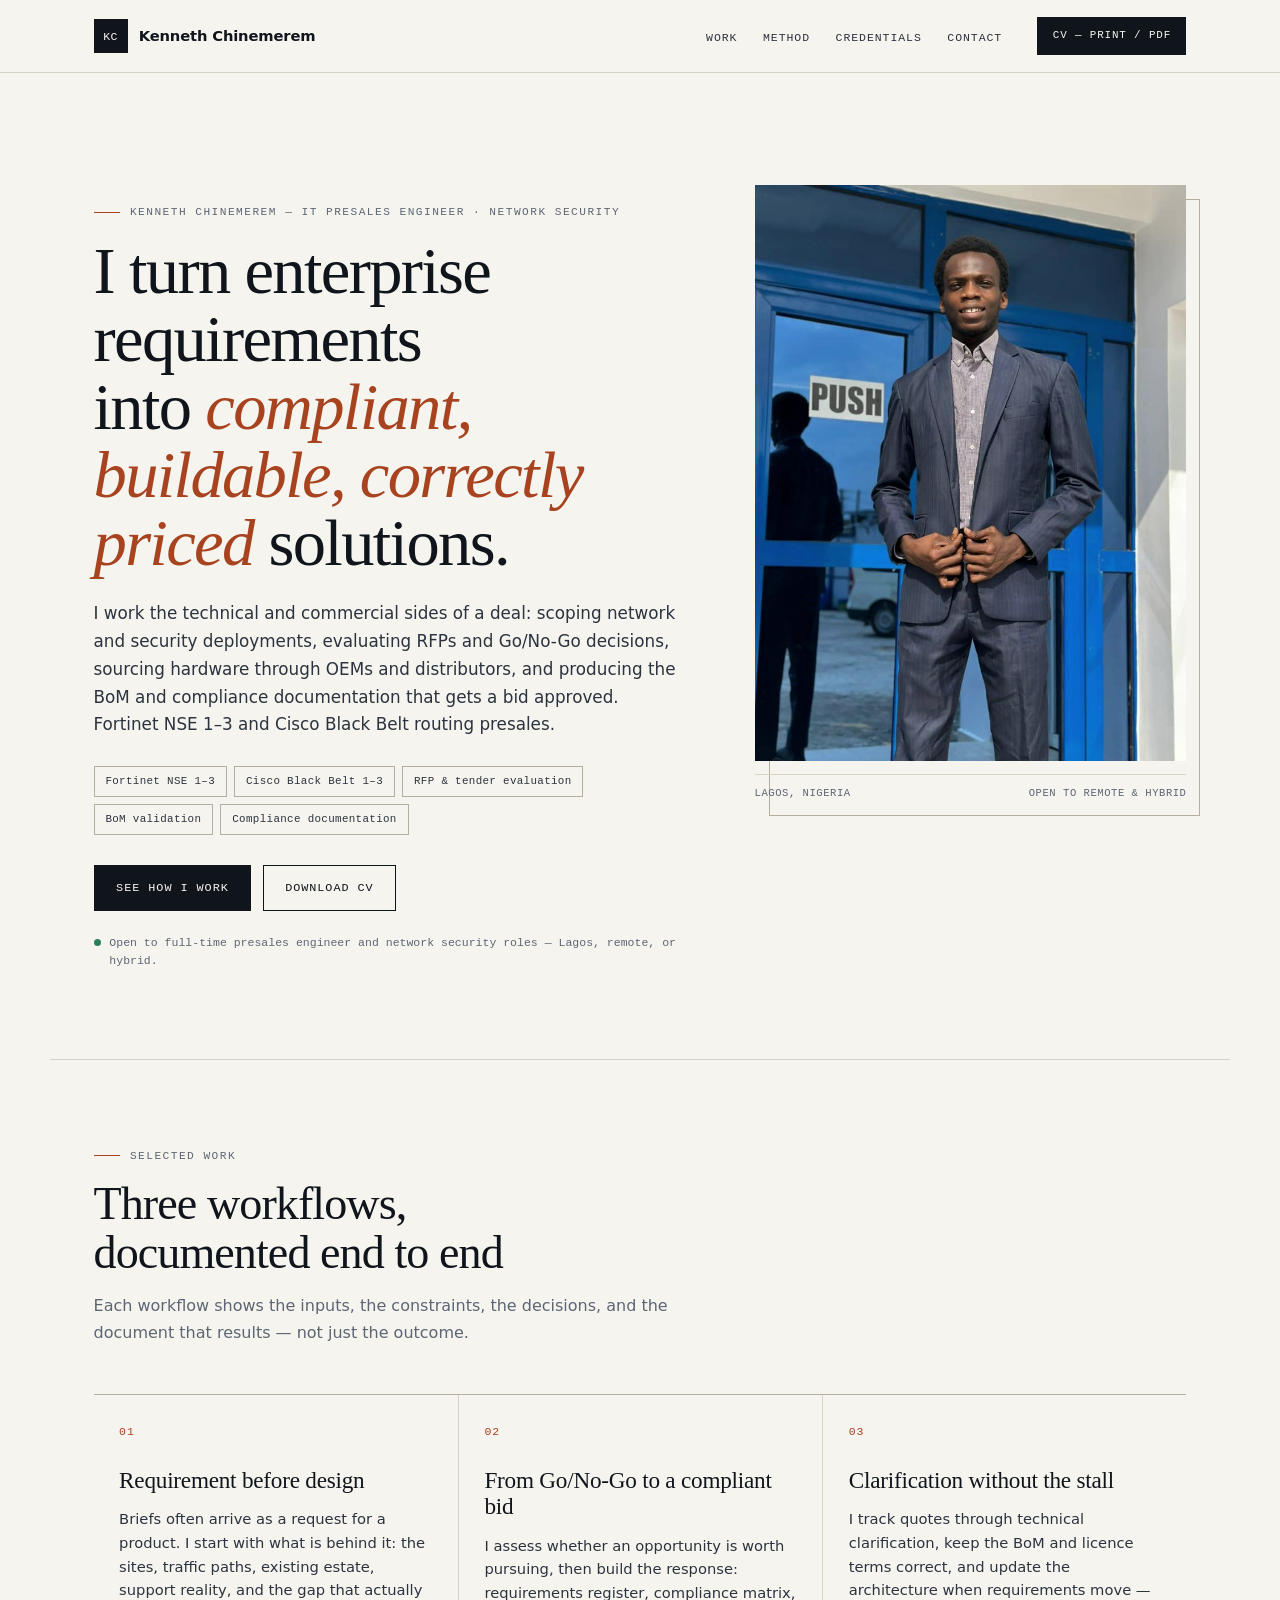
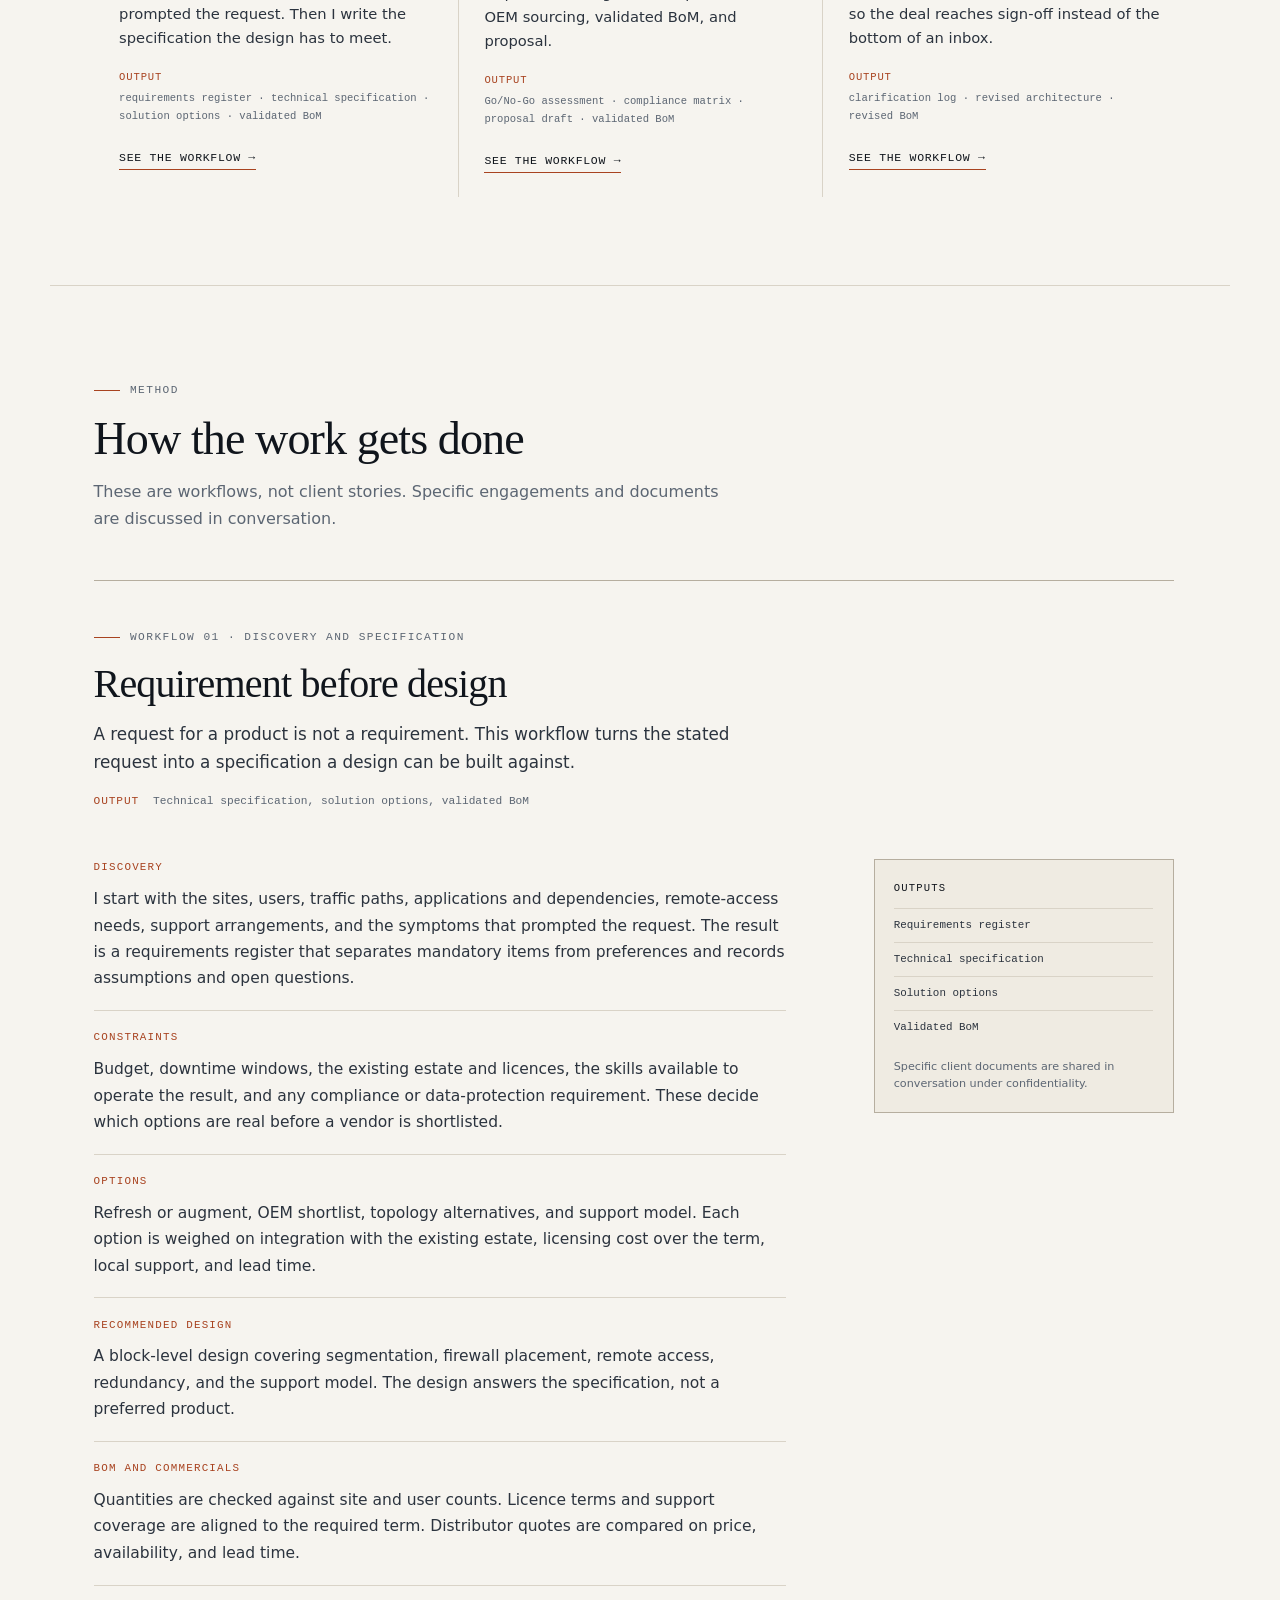
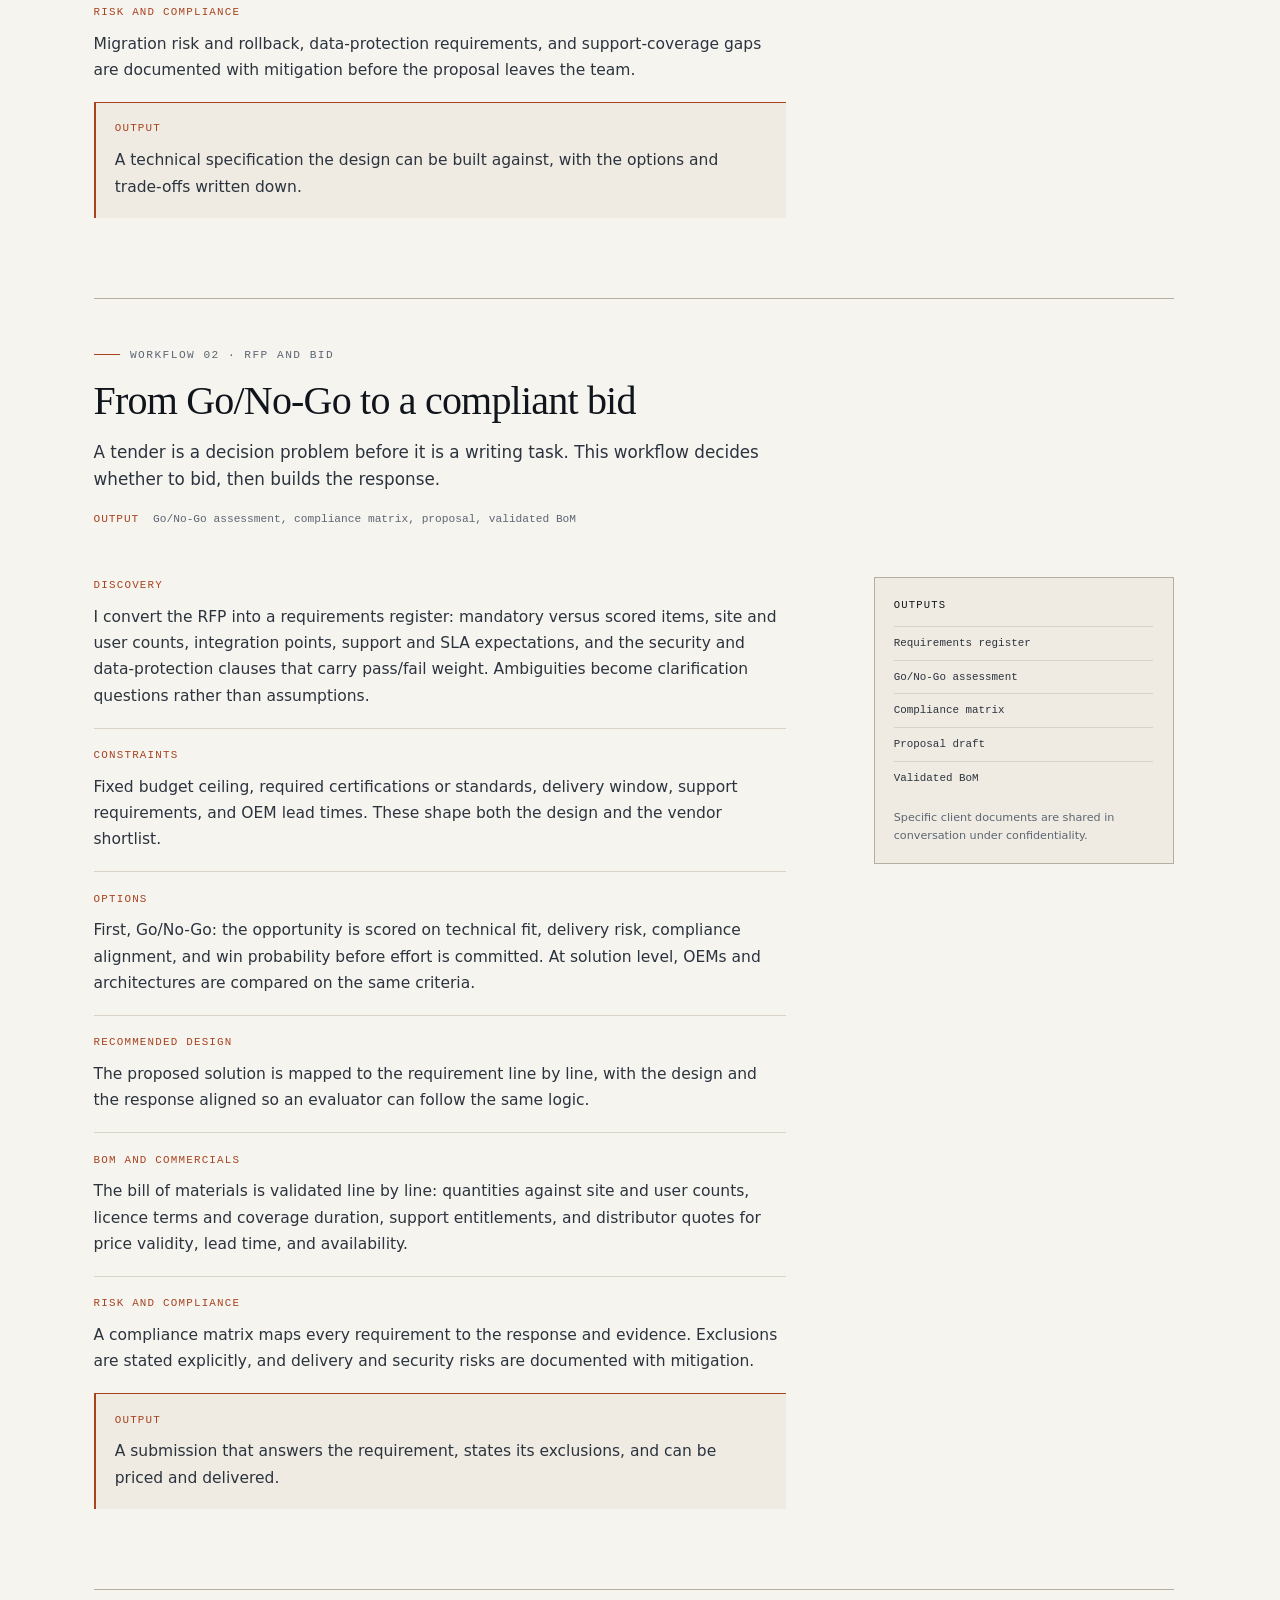
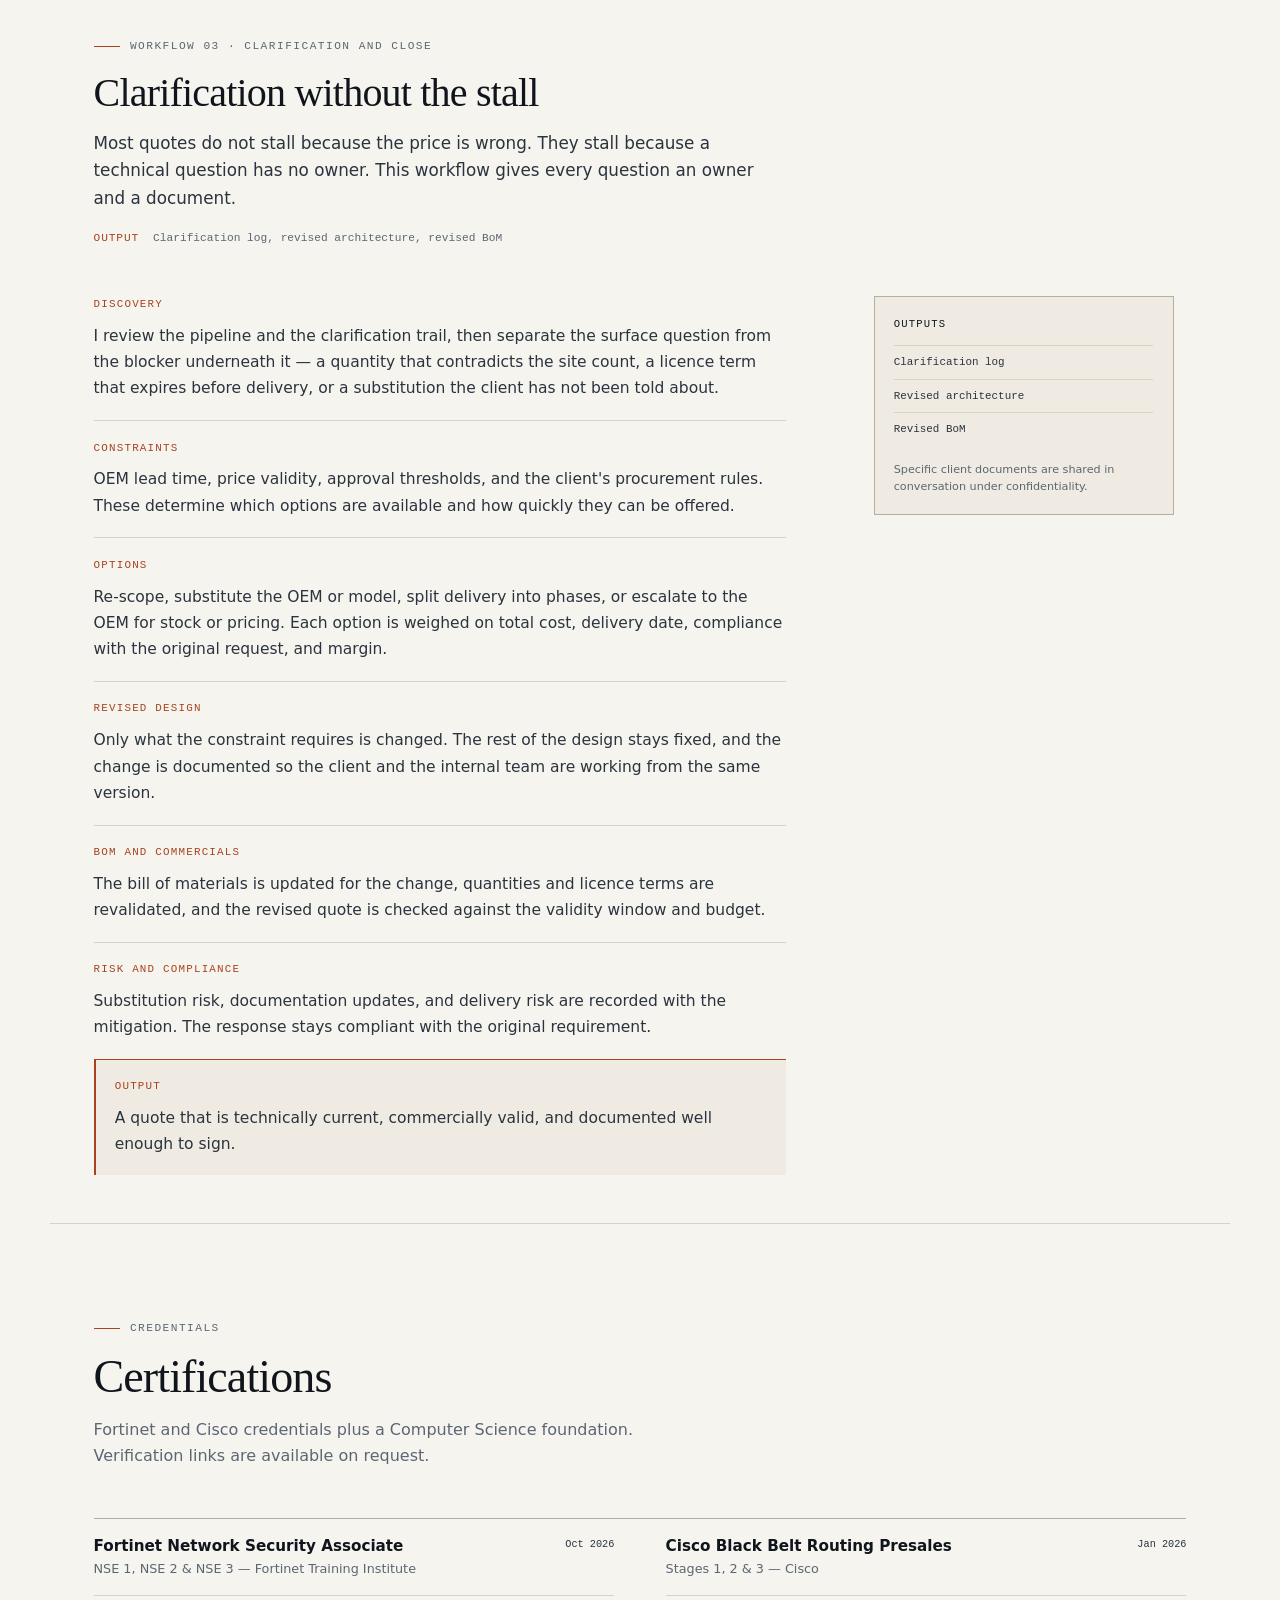
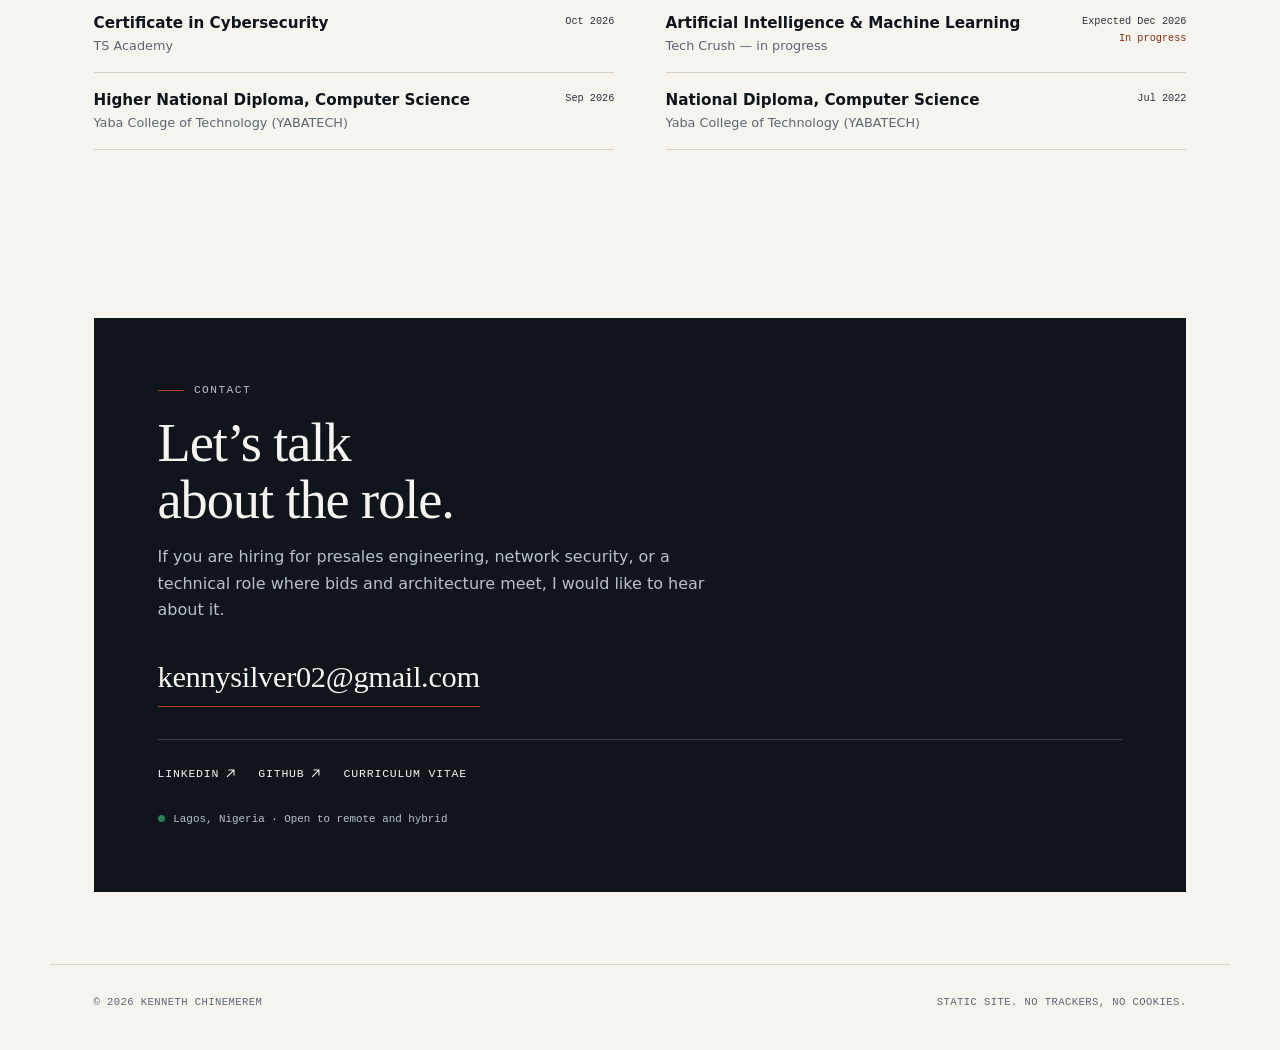
<file: index.html>
<!DOCTYPE html>
<html lang="en">
<head>
<meta charset="UTF-8">
<meta name="viewport" content="width=device-width, initial-scale=1.0">
<title>Kenneth Chinemerem — IT Presales Engineer | Network Security</title>
<meta name="description" content="Kenneth Chinemerem is an IT Presales Engineer with Fortinet NSE 1–3 and Cisco Black Belt routing presales, working on RFP evaluation, solution scoping, BoM validation, and compliance documentation for network and security deployments.">
<meta name="theme-color" content="#10151c">

<link rel="canonical" href="https://kennysilver02.github.io/Portfolio/">

<meta property="og:type" content="profile">
<meta property="og:title" content="Kenneth Chinemerem — IT Presales Engineer">
<meta property="og:description" content="Enterprise requirements into compliant, buildable, correctly priced network and security solutions.">
<meta property="og:url" content="https://kennysilver02.github.io/Portfolio/">
<meta property="og:image" content="https://kennysilver02.github.io/Portfolio/img/og.jpg">
<meta property="og:image:width" content="1200">
<meta property="og:image:height" content="630">
<meta name="twitter:card" content="summary_large_image">

<link rel="icon" href="img/favicon.svg" type="image/svg+xml">
<link rel="preload" as="image" href="img/kenneth-portrait.jpg">
<link rel="stylesheet" href="style.css">

<script type="application/ld+json">
{
  "@context": "https://schema.org",
  "@type": "Person",
  "name": "Kenneth Chinemerem",
  "jobTitle": "IT Presales Engineer",
  "description": "IT Presales Engineer specialising in network security solution scoping, RFP and bid evaluation, OEM sourcing, BoM validation, and compliance documentation.",
  "email": "mailto:kennysilver02@gmail.com",
  "url": "https://kennysilver02.github.io/Portfolio/",
  "image": "https://kennysilver02.github.io/Portfolio/img/kenneth-portrait.jpg",
  "address": {
    "@type": "PostalAddress",
    "addressLocality": "Lagos",
    "addressCountry": "NG"
  },
  "sameAs": [
    "https://linkedin.com/in/kenneth-chinemerem",
    "https://github.com/kennysilver02"
  ],
  "alumniOf": {
    "@type": "CollegeOrUniversity",
    "name": "Yaba College of Technology"
  },
  "knowsAbout": [
    "IT presales",
    "Network security",
    "RFP evaluation",
    "Bill of Materials validation",
    "Technical compliance documentation",
    "Fortinet security",
    "Enterprise routing and switching"
  ],
  "hasCredential": [
    { "@type": "EducationalOccupationalCredential", "name": "Fortinet Network Security Associate (NSE 1–3)", "credentialCategory": "certification" },
    { "@type": "EducationalOccupationalCredential", "name": "Cisco Black Belt Routing Presales (Stages 1–3)", "credentialCategory": "certification" }
  ]
}
</script>
</head>
<body>
<a class="skip-link" href="#main">Skip to content</a>

<header class="site-header">
  <div class="wrap header-inner">
    <a class="brand" href="#top">
      <span class="brand-mark" aria-hidden="true">KC</span>
      <span class="brand-name">Kenneth Chinemerem</span>
    </a>

    <button class="nav-toggle" type="button" aria-expanded="false" aria-controls="site-nav" aria-label="Open menu">
      <span class="nav-toggle-bar" aria-hidden="true"></span>
      <span class="nav-toggle-bar" aria-hidden="true"></span>
    </button>

    <nav id="site-nav" class="site-nav" aria-label="Primary">
      <ul>
        <li><a href="#work">Work</a></li>
        <li><a href="#method">Method</a></li>
        <li><a href="#credentials">Credentials</a></li>
        <li><a href="#contact">Contact</a></li>
      </ul>
      <a class="button button-small" href="cv.html">CV — print / PDF</a>
    </nav>
  </div>
</header>

<main id="main">

  <section class="hero wrap" id="top">
    <div class="hero-copy">
      <p class="eyebrow">Kenneth Chinemerem — IT Presales Engineer · Network Security</p>
      <h1>I turn enterprise requirements into <em>compliant, buildable, correctly priced</em> solutions.</h1>
      <p class="lede">
        I work the technical and commercial sides of a deal: scoping network and security
        deployments, evaluating RFPs and Go/No-Go decisions, sourcing hardware through OEMs
        and distributors, and producing the BoM and compliance documentation that gets a bid
        approved. Fortinet NSE 1–3 and Cisco Black Belt routing presales.
      </p>

      <ul class="chips">
        <li>Fortinet NSE 1–3</li>
        <li>Cisco Black Belt 1–3</li>
        <li>RFP &amp; tender evaluation</li>
        <li>BoM validation</li>
        <li>Compliance documentation</li>
      </ul>

      <div class="actions">
        <a class="button" href="#method">See how I work</a>
        <a class="button button-ghost" href="cv.html">Download CV</a>
      </div>

      <p class="availability">
        Open to full-time presales engineer and network security roles — Lagos, remote, or hybrid.
      </p>
    </div>

    <figure class="hero-portrait">
      <img src="img/kenneth-portrait.jpg" width="760" height="1013"
           alt="Kenneth Chinemerem, IT Presales Engineer, photographed in Lagos." fetchpriority="high">
      <figcaption>
        <span>Lagos, Nigeria</span>
        <span>Open to remote &amp; hybrid</span>
      </figcaption>
    </figure>
  </section>

  <section class="work wrap" id="work">
    <header class="section-head">
      <p class="eyebrow">Selected work</p>
      <h2>Three workflows, documented end to end</h2>
      <p class="section-sub">
        Each workflow shows the inputs, the constraints, the decisions, and the document
        that results — not just the outcome.
      </p>
    </header>

    <ol class="cards">
      <li class="card">
        <span class="card-num" aria-hidden="true">01</span>
        <h3>Requirement before design</h3>
        <p>
          Briefs often arrive as a request for a product. I start with what is behind it:
          the sites, traffic paths, existing estate, support reality, and the gap that
          actually prompted the request. Then I write the specification the design has to meet.
        </p>
        <p class="evidence-line">
          <span class="evidence-label">Output</span>
          requirements register · technical specification · solution options · validated BoM
        </p>
        <a class="card-link" href="#workflow-01">See the workflow</a>
      </li>

      <li class="card">
        <span class="card-num" aria-hidden="true">02</span>
        <h3>From Go/No-Go to a compliant bid</h3>
        <p>
          I assess whether an opportunity is worth pursuing, then build the response:
          requirements register, compliance matrix, OEM sourcing, validated BoM, and proposal.
        </p>
        <p class="evidence-line">
          <span class="evidence-label">Output</span>
          Go/No-Go assessment · compliance matrix · proposal draft · validated BoM
        </p>
        <a class="card-link" href="#workflow-02">See the workflow</a>
      </li>

      <li class="card">
        <span class="card-num" aria-hidden="true">03</span>
        <h3>Clarification without the stall</h3>
        <p>
          I track quotes through technical clarification, keep the BoM and licence terms
          correct, and update the architecture when requirements move — so the deal reaches
          sign-off instead of the bottom of an inbox.
        </p>
        <p class="evidence-line">
          <span class="evidence-label">Output</span>
          clarification log · revised architecture · revised BoM
        </p>
        <a class="card-link" href="#workflow-03">See the workflow</a>
      </li>
    </ol>
  </section>

  <section class="method wrap" id="method">
    <header class="section-head">
      <p class="eyebrow">Method</p>
      <h2>How the work gets done</h2>
      <p class="section-sub">
        These are workflows, not client stories. Specific engagements and documents are
        discussed in conversation.
      </p>
    </header>

    <article class="case" id="workflow-01">
      <header class="case-head">
        <p class="eyebrow">Workflow 01 · Discovery and specification</p>
        <h3>Requirement before design</h3>
        <p class="case-deck">
          A request for a product is not a requirement. This workflow turns the stated request
          into a specification a design can be built against.
        </p>
        <p class="case-output"><span>Output</span> Technical specification, solution options, validated BoM</p>
      </header>

      <div class="case-body">
        <div class="case-main">
          <section class="step">
            <h4>Discovery</h4>
            <p>
              I start with the sites, users, traffic paths, applications and dependencies,
              remote-access needs, support arrangements, and the symptoms that prompted the
              request. The result is a requirements register that separates mandatory items
              from preferences and records assumptions and open questions.
            </p>
          </section>

          <section class="step">
            <h4>Constraints</h4>
            <p>
              Budget, downtime windows, the existing estate and licences, the skills available
              to operate the result, and any compliance or data-protection requirement. These
              decide which options are real before a vendor is shortlisted.
            </p>
          </section>

          <section class="step">
            <h4>Options</h4>
            <p>
              Refresh or augment, OEM shortlist, topology alternatives, and support model.
              Each option is weighed on integration with the existing estate, licensing cost
              over the term, local support, and lead time.
            </p>
          </section>

          <section class="step">
            <h4>Recommended design</h4>
            <p>
              A block-level design covering segmentation, firewall placement, remote access,
              redundancy, and the support model. The design answers the specification, not a
              preferred product.
            </p>
          </section>

          <section class="step">
            <h4>BoM and commercials</h4>
            <p>
              Quantities are checked against site and user counts. Licence terms and support
              coverage are aligned to the required term. Distributor quotes are compared on
              price, availability, and lead time.
            </p>
          </section>

          <section class="step">
            <h4>Risk and compliance</h4>
            <p>
              Migration risk and rollback, data-protection requirements, and support-coverage
              gaps are documented with mitigation before the proposal leaves the team.
            </p>
          </section>

          <section class="step step-outcome">
            <h4>Output</h4>
            <p>
              A technical specification the design can be built against, with the options and
              trade-offs written down.
            </p>
          </section>
        </div>

        <aside class="case-evidence" aria-label="Outputs for workflow 01">
          <h4>Outputs</h4>
          <ul>
            <li>Requirements register</li>
            <li>Technical specification</li>
            <li>Solution options</li>
            <li>Validated BoM</li>
          </ul>
          <p class="note">Specific client documents are shared in conversation under confidentiality.</p>
        </aside>
      </div>
    </article>

    <article class="case" id="workflow-02">
      <header class="case-head">
        <p class="eyebrow">Workflow 02 · RFP and bid</p>
        <h3>From Go/No-Go to a compliant bid</h3>
        <p class="case-deck">
          A tender is a decision problem before it is a writing task. This workflow decides
          whether to bid, then builds the response.
        </p>
        <p class="case-output"><span>Output</span> Go/No-Go assessment, compliance matrix, proposal, validated BoM</p>
      </header>

      <div class="case-body">
        <div class="case-main">
          <section class="step">
            <h4>Discovery</h4>
            <p>
              I convert the RFP into a requirements register: mandatory versus scored items,
              site and user counts, integration points, support and SLA expectations, and the
              security and data-protection clauses that carry pass/fail weight. Ambiguities
              become clarification questions rather than assumptions.
            </p>
          </section>

          <section class="step">
            <h4>Constraints</h4>
            <p>
              Fixed budget ceiling, required certifications or standards, delivery window,
              support requirements, and OEM lead times. These shape both the design and the
              vendor shortlist.
            </p>
          </section>

          <section class="step">
            <h4>Options</h4>
            <p>
              First, Go/No-Go: the opportunity is scored on technical fit, delivery risk,
              compliance alignment, and win probability before effort is committed. At
              solution level, OEMs and architectures are compared on the same criteria.
            </p>
          </section>

          <section class="step">
            <h4>Recommended design</h4>
            <p>
              The proposed solution is mapped to the requirement line by line, with the design
              and the response aligned so an evaluator can follow the same logic.
            </p>
          </section>

          <section class="step">
            <h4>BoM and commercials</h4>
            <p>
              The bill of materials is validated line by line: quantities against site and
              user counts, licence terms and coverage duration, support entitlements, and
              distributor quotes for price validity, lead time, and availability.
            </p>
          </section>

          <section class="step">
            <h4>Risk and compliance</h4>
            <p>
              A compliance matrix maps every requirement to the response and evidence.
              Exclusions are stated explicitly, and delivery and security risks are documented
              with mitigation.
            </p>
          </section>

          <section class="step step-outcome">
            <h4>Output</h4>
            <p>
              A submission that answers the requirement, states its exclusions, and can be
              priced and delivered.
            </p>
          </section>
        </div>

        <aside class="case-evidence" aria-label="Outputs for workflow 02">
          <h4>Outputs</h4>
          <ul>
            <li>Requirements register</li>
            <li>Go/No-Go assessment</li>
            <li>Compliance matrix</li>
            <li>Proposal draft</li>
            <li>Validated BoM</li>
          </ul>
          <p class="note">Specific client documents are shared in conversation under confidentiality.</p>
        </aside>
      </div>
    </article>

    <article class="case" id="workflow-03">
      <header class="case-head">
        <p class="eyebrow">Workflow 03 · Clarification and close</p>
        <h3>Clarification without the stall</h3>
        <p class="case-deck">
          Most quotes do not stall because the price is wrong. They stall because a technical
          question has no owner. This workflow gives every question an owner and a document.
        </p>
        <p class="case-output"><span>Output</span> Clarification log, revised architecture, revised BoM</p>
      </header>

      <div class="case-body">
        <div class="case-main">
          <section class="step">
            <h4>Discovery</h4>
            <p>
              I review the pipeline and the clarification trail, then separate the surface
              question from the blocker underneath it — a quantity that contradicts the site
              count, a licence term that expires before delivery, or a substitution the client
              has not been told about.
            </p>
          </section>

          <section class="step">
            <h4>Constraints</h4>
            <p>
              OEM lead time, price validity, approval thresholds, and the client's procurement
              rules. These determine which options are available and how quickly they can be
              offered.
            </p>
          </section>

          <section class="step">
            <h4>Options</h4>
            <p>
              Re-scope, substitute the OEM or model, split delivery into phases, or escalate
              to the OEM for stock or pricing. Each option is weighed on total cost, delivery
              date, compliance with the original request, and margin.
            </p>
          </section>

          <section class="step">
            <h4>Revised design</h4>
            <p>
              Only what the constraint requires is changed. The rest of the design stays
              fixed, and the change is documented so the client and the internal team are
              working from the same version.
            </p>
          </section>

          <section class="step">
            <h4>BoM and commercials</h4>
            <p>
              The bill of materials is updated for the change, quantities and licence terms
              are revalidated, and the revised quote is checked against the validity window
              and budget.
            </p>
          </section>

          <section class="step">
            <h4>Risk and compliance</h4>
            <p>
              Substitution risk, documentation updates, and delivery risk are recorded with
              the mitigation. The response stays compliant with the original requirement.
            </p>
          </section>

          <section class="step step-outcome">
            <h4>Output</h4>
            <p>
              A quote that is technically current, commercially valid, and documented well
              enough to sign.
            </p>
          </section>
        </div>

        <aside class="case-evidence" aria-label="Outputs for workflow 03">
          <h4>Outputs</h4>
          <ul>
            <li>Clarification log</li>
            <li>Revised architecture</li>
            <li>Revised BoM</li>
          </ul>
          <p class="note">Specific client documents are shared in conversation under confidentiality.</p>
        </aside>
      </div>
    </article>
  </section>

  <section class="credentials wrap" id="credentials">
    <header class="section-head">
      <p class="eyebrow">Credentials</p>
      <h2>Certifications</h2>
      <p class="section-sub">
        Fortinet and Cisco credentials plus a Computer Science foundation. Verification links
        are available on request.
      </p>
    </header>

    <ul class="cred-list">
      <li>
        <div class="cred-main">
          <strong>Fortinet Network Security Associate</strong>
          <span>NSE 1, NSE 2 &amp; NSE 3 — Fortinet Training Institute</span>
        </div>
        <div class="cred-side">
          <span class="cred-date">Oct 2026</span>
        </div>
      </li>
      <li>
        <div class="cred-main">
          <strong>Cisco Black Belt Routing Presales</strong>
          <span>Stages 1, 2 &amp; 3 — Cisco</span>
        </div>
        <div class="cred-side">
          <span class="cred-date">Jan 2026</span>
        </div>
      </li>
      <li>
        <div class="cred-main">
          <strong>Certificate in Cybersecurity</strong>
          <span>TS Academy</span>
        </div>
        <div class="cred-side">
          <span class="cred-date">Oct 2026</span>
        </div>
      </li>
      <li>
        <div class="cred-main">
          <strong>Artificial Intelligence &amp; Machine Learning</strong>
          <span>Tech Crush — in progress</span>
        </div>
        <div class="cred-side">
          <span class="cred-date">Expected Dec 2026</span>
          <span class="cred-status">In progress</span>
        </div>
      </li>
      <li>
        <div class="cred-main">
          <strong>Higher National Diploma, Computer Science</strong>
          <span>Yaba College of Technology (YABATECH)</span>
        </div>
        <div class="cred-side">
          <span class="cred-date">Sep 2026</span>
        </div>
      </li>
      <li>
        <div class="cred-main">
          <strong>National Diploma, Computer Science</strong>
          <span>Yaba College of Technology (YABATECH)</span>
        </div>
        <div class="cred-side">
          <span class="cred-date">Jul 2022</span>
        </div>
      </li>
    </ul>
  </section>

  <section class="contact wrap" id="contact">
    <div class="contact-inner">
      <p class="eyebrow">Contact</p>
      <h2>Let’s talk about the role.</h2>
      <p class="contact-lede">
        If you are hiring for presales engineering, network security, or a technical role where
        bids and architecture meet, I would like to hear about it.
      </p>
      <a class="contact-mail" href="mailto:kennysilver02@gmail.com">kennysilver02@gmail.com</a>
      <ul class="contact-links">
        <li><a href="https://linkedin.com/in/kenneth-chinemerem" target="_blank" rel="noopener noreferrer">LinkedIn<svg class="ext" viewBox="0 0 16 16" aria-hidden="true"><path d="M5 3h8v8M13 3 3 13" fill="none" stroke="currentColor" stroke-width="1.5"/></svg></a></li>
        <li><a href="https://github.com/kennysilver02" target="_blank" rel="noopener noreferrer">GitHub<svg class="ext" viewBox="0 0 16 16" aria-hidden="true"><path d="M5 3h8v8M13 3 3 13" fill="none" stroke="currentColor" stroke-width="1.5"/></svg></a></li>
        <li><a href="cv.html">Curriculum vitae</a></li>
      </ul>
      <p class="availability">Lagos, Nigeria · Open to remote and hybrid</p>
    </div>
  </section>

</main>

<footer class="site-footer wrap">
  <p>© 2026 Kenneth Chinemerem</p>
  <p>Static site. No trackers, no cookies.</p>
</footer>

<script src="script.js" defer></script>
</body>
</html>
</file>
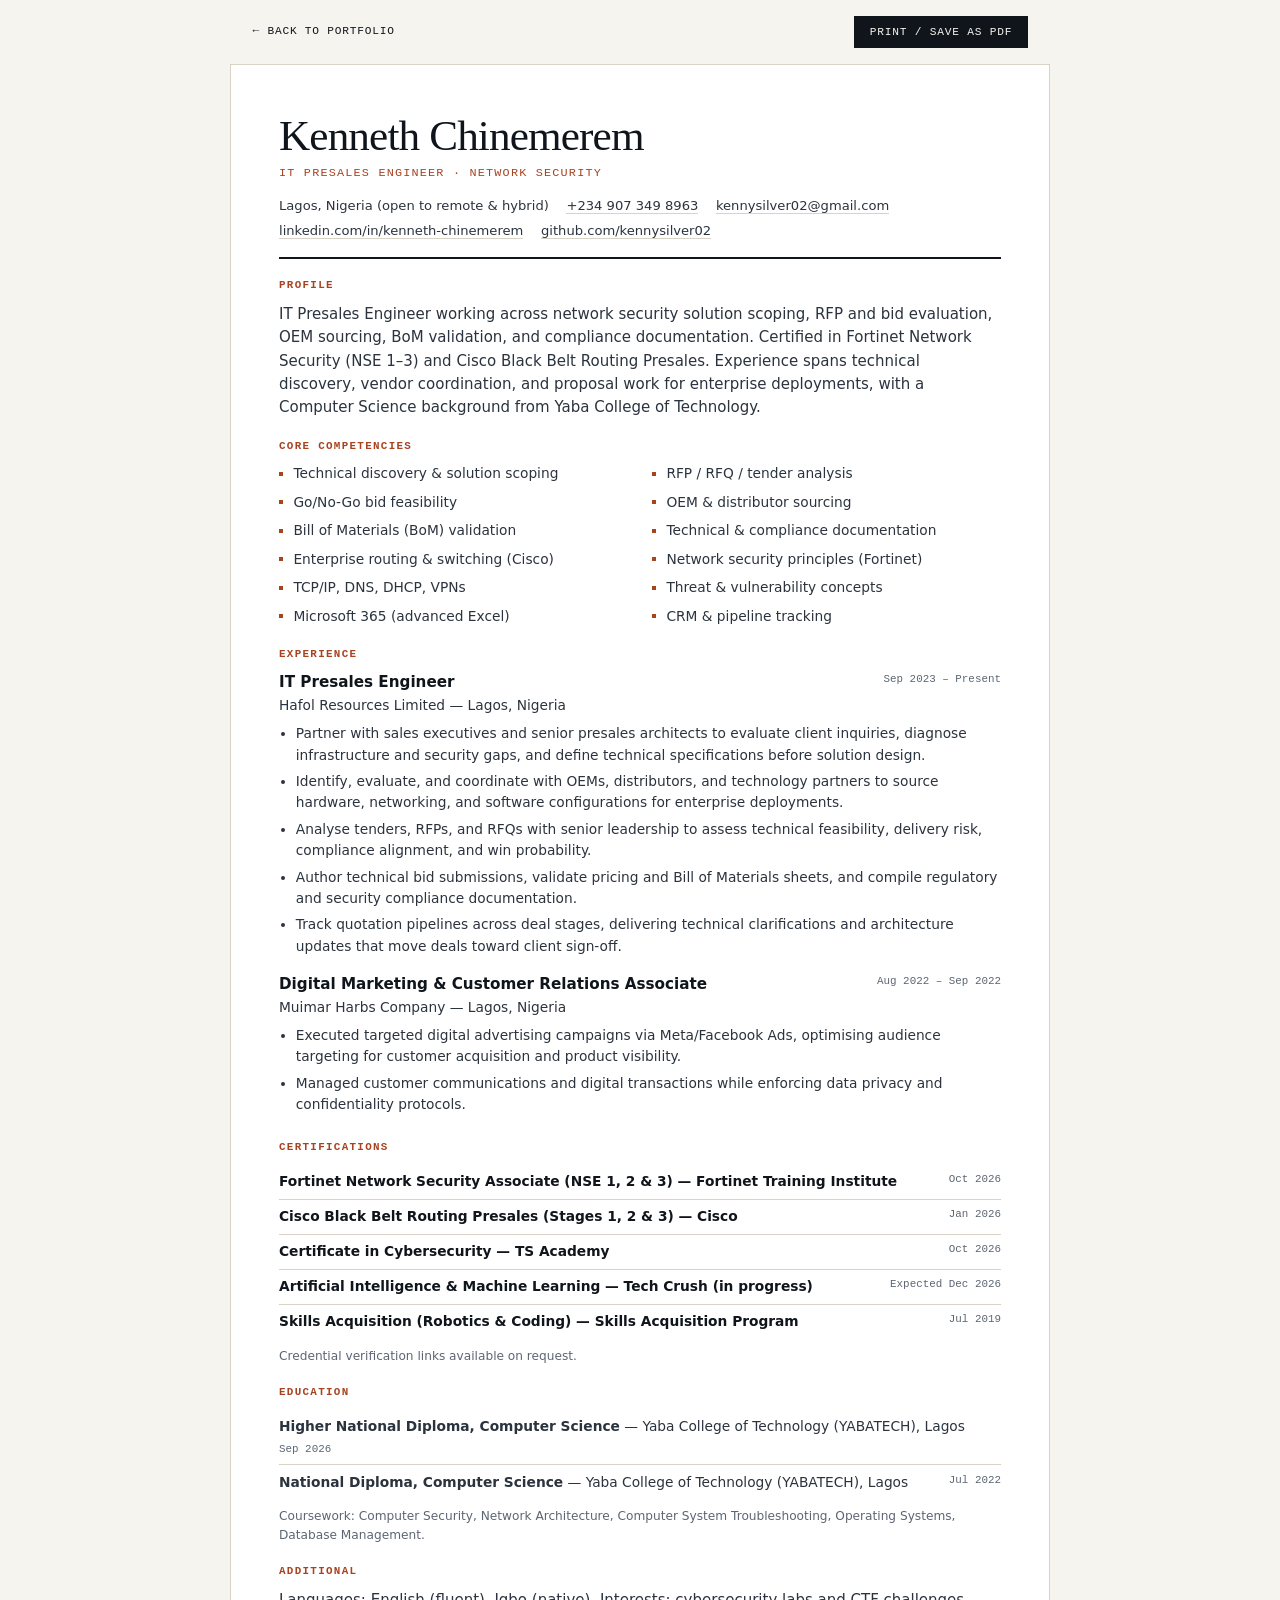
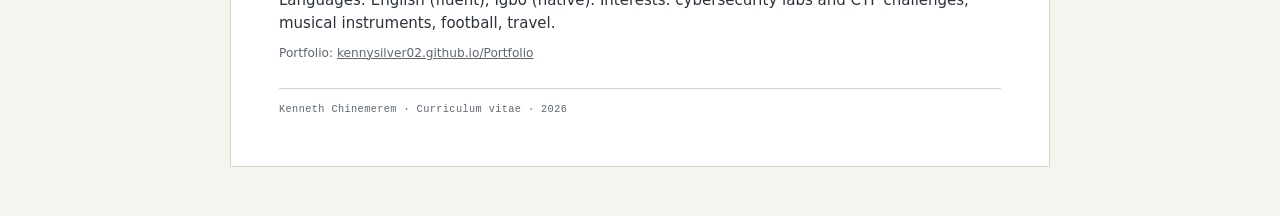
<file: cv.html>
<!DOCTYPE html>
<html lang="en">
<head>
<meta charset="UTF-8">
<meta name="viewport" content="width=device-width, initial-scale=1.0">
<title>Kenneth Chinemerem — Curriculum Vitae</title>
<meta name="description" content="Curriculum vitae for Kenneth Chinemerem, IT Presales Engineer and network security specialist.">
<meta name="robots" content="index, follow">
<link rel="icon" href="img/favicon.svg" type="image/svg+xml">
<style>
  :root {
    --ink: #10151c;
    --ink-2: #2b333e;
    --muted: #5c6673;
    --paper: #f6f4ef;
    --line: #d9d3c7;
    --accent: #a84320;
    --serif: "Iowan Old Style", "Palatino Linotype", Palatino, Georgia, "Times New Roman", serif;
    --sans: ui-sans-serif, system-ui, -apple-system, "Segoe UI", Roboto, "Helvetica Neue", Arial, sans-serif;
    --mono: ui-monospace, "SF Mono", "Cascadia Mono", "Segoe UI Mono", Menlo, Consolas, monospace;
  }

  * { box-sizing: border-box; }

  html { -webkit-text-size-adjust: 100%; }

  body {
    margin: 0;
    background: var(--paper);
    color: var(--ink);
    font-family: var(--sans);
    font-size: 15px;
    line-height: 1.55;
  }

  a { color: inherit; }

  h1, h2, h3, p, ul, dl, dd { margin: 0; }
  ul { padding: 0; }

  .toolbar {
    display: flex;
    justify-content: space-between;
    align-items: center;
    gap: 1rem;
    max-width: 820px;
    margin: 0 auto;
    padding: 1rem 1.4rem;
  }

  .toolbar a,
  .toolbar button {
    font-family: var(--mono);
    font-size: 0.7rem;
    letter-spacing: 0.07em;
    text-transform: uppercase;
    text-decoration: none;
  }

  .toolbar button {
    padding: 0.55rem 0.9rem;
    border: 1px solid var(--ink);
    background: var(--ink);
    color: var(--paper);
    cursor: pointer;
  }

  .toolbar button:hover { background: var(--accent); border-color: var(--accent); }

  .page {
    max-width: 820px;
    margin: 0 auto 3rem;
    padding: clamp(1.4rem, 4vw, 3rem);
    background: #fff;
    border: 1px solid var(--line);
  }

  header.cv-head {
    padding-bottom: 1rem;
    border-bottom: 2px solid var(--ink);
  }

  .cv-name {
    font-family: var(--serif);
    font-size: clamp(2rem, 5vw, 2.7rem);
    font-weight: 400;
    letter-spacing: -0.02em;
    line-height: 1.05;
  }

  .cv-role {
    margin-top: 0.35rem;
    font-family: var(--mono);
    font-size: 0.74rem;
    letter-spacing: 0.1em;
    text-transform: uppercase;
    color: var(--accent);
  }

  .cv-contact {
    display: flex;
    flex-wrap: wrap;
    gap: 0.25rem 1.1rem;
    margin-top: 0.9rem;
    padding: 0;
    list-style: none;
    color: var(--ink-2);
    font-size: 0.82rem;
  }

  .cv-contact a { text-decoration: none; border-bottom: 1px solid var(--line); }
  .cv-contact a:hover { border-color: var(--accent); }

  section.cv-section {
    padding-top: 1.15rem;
  }

  .cv-section h2 {
    margin-bottom: 0.55rem;
    color: var(--accent);
    font-family: var(--mono);
    font-size: 0.68rem;
    font-weight: 600;
    letter-spacing: 0.12em;
    text-transform: uppercase;
  }

  .summary { color: var(--ink-2); }

  .competencies {
    display: grid;
    grid-template-columns: repeat(2, minmax(0, 1fr));
    gap: 0.45rem 1.5rem;
    margin: 0;
    padding: 0;
    list-style: none;
    font-size: 0.86rem;
    color: var(--ink-2);
  }

  .competencies li { position: relative; padding-left: 0.9rem; }
  .competencies li::before {
    content: "";
    position: absolute;
    top: 0.62em;
    left: 0;
    width: 4px;
    height: 4px;
    background: var(--accent);
  }

  .job + .job { margin-top: 1rem; }

  .job-head {
    display: flex;
    flex-wrap: wrap;
    justify-content: space-between;
    gap: 0.2rem 1rem;
  }

  .job-title {
    font-size: 0.95rem;
    font-weight: 700;
  }

  .job-org {
    font-size: 0.86rem;
    color: var(--ink-2);
  }

  .job-date {
    font-family: var(--mono);
    font-size: 0.68rem;
    color: var(--muted);
    white-space: nowrap;
  }

  .job ul {
    margin-top: 0.45rem;
    padding-left: 1.05rem;
    color: var(--ink-2);
    font-size: 0.86rem;
  }

  .job li { margin-bottom: 0.32rem; }

  .cred-list, .edu-list {
    margin: 0;
    padding: 0;
    list-style: none;
  }

  .cred-list li, .edu-list li {
    display: flex;
    flex-wrap: wrap;
    justify-content: space-between;
    gap: 0.2rem 1rem;
    padding: 0.4rem 0;
    border-bottom: 1px solid var(--line);
    font-size: 0.86rem;
    color: var(--ink-2);
  }

  .cred-list li:last-child, .edu-list li:last-child { border-bottom: 0; }

  .cred-name { font-weight: 600; color: var(--ink); }

  .cred-date {
    font-family: var(--mono);
    font-size: 0.68rem;
    color: var(--muted);
    white-space: nowrap;
  }

  .muted-note {
    margin-top: 0.5rem;
    color: var(--muted);
    font-size: 0.76rem;
  }

  .cv-foot {
    margin-top: 1.6rem;
    padding-top: 0.8rem;
    border-top: 1px solid var(--line);
    color: var(--muted);
    font-family: var(--mono);
    font-size: 0.64rem;
    letter-spacing: 0.04em;
  }

  :focus-visible { outline: 2px solid #1d4ed8; outline-offset: 3px; }

  @media (max-width: 620px) {
    .competencies { grid-template-columns: 1fr; }
  }

  @page { size: A4; margin: 14mm; }

  @media print {
    body { background: #fff; font-size: 10pt; line-height: 1.4; }

    .toolbar { display: none !important; }

    .page {
      max-width: none;
      margin: 0;
      padding: 0;
      border: 0;
    }

    a { text-decoration: none; border: 0; }

    .cv-contact a { border: 0; }

    .job, .cred-list li, .edu-list li { break-inside: avoid; }

    a[href^="http"]::after {
      content: " (" attr(href) ")";
      font-size: 8pt;
      color: #444;
    }
  }
</style>
</head>
<body>

<div class="toolbar">
  <a href="index.html">← Back to portfolio</a>
  <button type="button" onclick="window.print()">Print / Save as PDF</button>
</div>

<main class="page">

  <header class="cv-head">
    <h1 class="cv-name">Kenneth Chinemerem</h1>
    <p class="cv-role">IT Presales Engineer · Network Security</p>
    <ul class="cv-contact">
      <li>Lagos, Nigeria (open to remote &amp; hybrid)</li>
      <li><a href="tel:+2349073498963">+234&nbsp;907&nbsp;349&nbsp;8963</a></li>
      <li><a href="mailto:kennysilver02@gmail.com">kennysilver02@gmail.com</a></li>
      <li><a href="https://linkedin.com/in/kenneth-chinemerem">linkedin.com/in/kenneth-chinemerem</a></li>
      <li><a href="https://github.com/kennysilver02">github.com/kennysilver02</a></li>
    </ul>
  </header>

  <section class="cv-section">
    <h2>Profile</h2>
    <p class="summary">
      IT Presales Engineer working across network security solution scoping, RFP and bid
      evaluation, OEM sourcing, BoM validation, and compliance documentation. Certified in
      Fortinet Network Security (NSE 1–3) and Cisco Black Belt Routing Presales. Experience
      spans technical discovery, vendor coordination, and proposal work for enterprise
      deployments, with a Computer Science background from Yaba College of Technology.
    </p>
  </section>

  <section class="cv-section">
    <h2>Core competencies</h2>
    <ul class="competencies">
      <li>Technical discovery &amp; solution scoping</li>
      <li>RFP / RFQ / tender analysis</li>
      <li>Go/No-Go bid feasibility</li>
      <li>OEM &amp; distributor sourcing</li>
      <li>Bill of Materials (BoM) validation</li>
      <li>Technical &amp; compliance documentation</li>
      <li>Enterprise routing &amp; switching (Cisco)</li>
      <li>Network security principles (Fortinet)</li>
      <li>TCP/IP, DNS, DHCP, VPNs</li>
      <li>Threat &amp; vulnerability concepts</li>
      <li>Microsoft 365 (advanced Excel)</li>
      <li>CRM &amp; pipeline tracking</li>
    </ul>
  </section>

  <section class="cv-section">
    <h2>Experience</h2>

    <article class="job">
      <div class="job-head">
        <div>
          <div class="job-title">IT Presales Engineer</div>
          <div class="job-org">Hafol Resources Limited — Lagos, Nigeria</div>
        </div>
        <div class="job-date">Sep 2023 – Present</div>
      </div>
      <ul>
        <li>Partner with sales executives and senior presales architects to evaluate client inquiries, diagnose infrastructure and security gaps, and define technical specifications before solution design.</li>
        <li>Identify, evaluate, and coordinate with OEMs, distributors, and technology partners to source hardware, networking, and software configurations for enterprise deployments.</li>
        <li>Analyse tenders, RFPs, and RFQs with senior leadership to assess technical feasibility, delivery risk, compliance alignment, and win probability.</li>
        <li>Author technical bid submissions, validate pricing and Bill of Materials sheets, and compile regulatory and security compliance documentation.</li>
        <li>Track quotation pipelines across deal stages, delivering technical clarifications and architecture updates that move deals toward client sign-off.</li>
      </ul>
    </article>

    <article class="job">
      <div class="job-head">
        <div>
          <div class="job-title">Digital Marketing &amp; Customer Relations Associate</div>
          <div class="job-org">Muimar Harbs Company — Lagos, Nigeria</div>
        </div>
        <div class="job-date">Aug 2022 – Sep 2022</div>
      </div>
      <ul>
        <li>Executed targeted digital advertising campaigns via Meta/Facebook Ads, optimising audience targeting for customer acquisition and product visibility.</li>
        <li>Managed customer communications and digital transactions while enforcing data privacy and confidentiality protocols.</li>
      </ul>
    </article>
  </section>

  <section class="cv-section">
    <h2>Certifications</h2>
    <ul class="cred-list">
      <li>
        <span class="cred-name">Fortinet Network Security Associate (NSE 1, 2 &amp; 3) — Fortinet Training Institute</span>
        <span class="cred-date">Oct 2026</span>
      </li>
      <li>
        <span class="cred-name">Cisco Black Belt Routing Presales (Stages 1, 2 &amp; 3) — Cisco</span>
        <span class="cred-date">Jan 2026</span>
      </li>
      <li>
        <span class="cred-name">Certificate in Cybersecurity — TS Academy</span>
        <span class="cred-date">Oct 2026</span>
      </li>
      <li>
        <span class="cred-name">Artificial Intelligence &amp; Machine Learning — Tech Crush (in progress)</span>
        <span class="cred-date">Expected Dec 2026</span>
      </li>
      <li>
        <span class="cred-name">Skills Acquisition (Robotics &amp; Coding) — Skills Acquisition Program</span>
        <span class="cred-date">Jul 2019</span>
      </li>
    </ul>
    <p class="muted-note">Credential verification links available on request.</p>
  </section>

  <section class="cv-section">
    <h2>Education</h2>
    <ul class="edu-list">
      <li>
        <span><strong>Higher National Diploma, Computer Science</strong> — Yaba College of Technology (YABATECH), Lagos</span>
        <span class="cred-date">Sep 2026</span>
      </li>
      <li>
        <span><strong>National Diploma, Computer Science</strong> — Yaba College of Technology (YABATECH), Lagos</span>
        <span class="cred-date">Jul 2022</span>
      </li>
    </ul>
    <p class="muted-note">Coursework: Computer Security, Network Architecture, Computer System Troubleshooting, Operating Systems, Database Management.</p>
  </section>

  <section class="cv-section">
    <h2>Additional</h2>
    <p class="summary">
      Languages: English (fluent), Igbo (native). Interests: cybersecurity labs and CTF
      challenges, musical instruments, football, travel.
    </p>
    <p class="muted-note">
      Portfolio: <a href="https://kennysilver02.github.io/Portfolio/">kennysilver02.github.io/Portfolio</a>
    </p>
  </section>

  <footer class="cv-foot">
    Kenneth Chinemerem · Curriculum vitae · 2026
  </footer>

</main>

</body>
</html>
</file>
<file: style.css>
/* ==========================================================================
   Kenneth Chinemerem — IT Presales Engineer
   Editorial profile site. No external fonts, frameworks, or icon libraries.
   ========================================================================== */

:root {
  --ink: #10151c;
  --ink-2: #2b333e;
  --muted: #5c6673;
  --muted-light: #b9c0c9;
  --paper: #f6f4ef;
  --paper-2: #efebe2;
  --line: #d9d3c7;
  --line-strong: #b6ae9f;
  --accent: #a84320;
  --accent-ink: #7c2f14;
  --focus: #1d4ed8;

  --serif: "Iowan Old Style", "Palatino Linotype", Palatino, Georgia, "Times New Roman", serif;
  --sans: ui-sans-serif, system-ui, -apple-system, "Segoe UI", Roboto, "Helvetica Neue", Arial, sans-serif;
  --mono: ui-monospace, "SF Mono", "Cascadia Mono", "Segoe UI Mono", Menlo, Consolas, monospace;

  --max: 1180px;
  --gutter: clamp(1.15rem, 3.4vw, 2.75rem);
  --header-h: 72px;
}

*,
*::before,
*::after { box-sizing: border-box; }

html {
  scroll-behavior: smooth;
  scroll-padding-top: calc(var(--header-h) + 16px);
  -webkit-text-size-adjust: 100%;
}

body {
  margin: 0;
  background: var(--paper);
  color: var(--ink);
  font-family: var(--sans);
  font-size: 1rem;
  line-height: 1.65;
  -webkit-font-smoothing: antialiased;
  text-rendering: optimizeLegibility;
}

img,
svg { display: block; max-width: 100%; }

img { height: auto; }

h1, h2, h3, h4, p, ul, ol, dl, dd, figure { margin: 0; }

ul, ol { padding: 0; }

a { color: inherit; }

::selection { background: var(--accent); color: var(--paper); }

:focus-visible {
  outline: 2px solid var(--focus);
  outline-offset: 3px;
  border-radius: 1px;
}

.wrap {
  width: 100%;
  max-width: var(--max);
  margin-inline: auto;
  padding-inline: var(--gutter);
}

.skip-link {
  position: absolute;
  top: -100px;
  left: var(--gutter);
  z-index: 100;
  padding: 0.7rem 1rem;
  background: var(--ink);
  color: var(--paper);
  font-family: var(--mono);
  font-size: 0.8rem;
  text-decoration: none;
}

.skip-link:focus { top: 12px; }

/* --------------------------------------------------------------------------
   Typography helpers
   -------------------------------------------------------------------------- */

.eyebrow {
  display: flex;
  align-items: center;
  flex-wrap: wrap;
  gap: 0.65rem;
  margin: 0 0 1rem;
  color: var(--muted);
  font-family: var(--mono);
  font-size: 0.7rem;
  font-weight: 500;
  letter-spacing: 0.13em;
  line-height: 1.5;
  text-transform: uppercase;
}

.eyebrow::before {
  content: "";
  flex: 0 0 26px;
  height: 1px;
  background: var(--accent);
}

.lede {
  max-width: 58ch;
  color: var(--ink-2);
  font-size: 1.05rem;
}

.section-head {
  max-width: 780px;
  margin-bottom: clamp(1.8rem, 4vw, 3rem);
}

.section-head h2 {
  max-width: 20ch;
  font-family: var(--serif);
  font-size: clamp(1.9rem, 3.6vw, 2.9rem);
  font-weight: 400;
  letter-spacing: -0.02em;
  line-height: 1.05;
  text-wrap: balance;
}

.section-sub {
  max-width: 62ch;
  margin-top: 1rem;
  color: var(--muted);
}

/* --------------------------------------------------------------------------
   Header
   -------------------------------------------------------------------------- */

.site-header {
  position: sticky;
  top: 0;
  z-index: 50;
  border-bottom: 1px solid var(--line);
  background: rgba(246, 244, 239, 0.94);
  backdrop-filter: blur(8px);
}

.header-inner {
  display: flex;
  align-items: center;
  justify-content: space-between;
  gap: 1.5rem;
  min-height: var(--header-h);
}

.brand {
  display: inline-flex;
  align-items: center;
  gap: 0.7rem;
  text-decoration: none;
}

.brand-mark {
  display: grid;
  place-items: center;
  width: 34px;
  height: 34px;
  background: var(--ink);
  color: var(--paper);
  font-family: var(--mono);
  font-size: 0.72rem;
  letter-spacing: 0.04em;
}

.brand-name {
  font-size: 0.92rem;
  font-weight: 600;
  letter-spacing: -0.01em;
}

.site-nav {
  display: flex;
  align-items: center;
  gap: 2.2rem;
}

.site-nav ul {
  display: flex;
  align-items: center;
  gap: 1.6rem;
  list-style: none;
}

.site-nav ul a {
  color: var(--ink-2);
  font-family: var(--mono);
  font-size: 0.72rem;
  letter-spacing: 0.08em;
  text-decoration: none;
  text-transform: uppercase;
}

.site-nav ul a:hover { color: var(--accent); }

.nav-toggle {
  display: none;
  flex-direction: column;
  justify-content: center;
  gap: 5px;
  width: 42px;
  height: 42px;
  padding: 0 11px;
  border: 1px solid var(--line-strong);
  background: transparent;
  cursor: pointer;
}

.nav-toggle-bar {
  display: block;
  width: 100%;
  height: 1.5px;
  background: var(--ink);
  transition: transform 180ms ease, opacity 180ms ease;
}

.nav-toggle[aria-expanded="true"] .nav-toggle-bar:first-child {
  transform: translateY(3.25px) rotate(45deg);
}

.nav-toggle[aria-expanded="true"] .nav-toggle-bar:last-child {
  transform: translateY(-3.25px) rotate(-45deg);
}

/* --------------------------------------------------------------------------
   Buttons
   -------------------------------------------------------------------------- */

.button {
  display: inline-flex;
  align-items: center;
  justify-content: center;
  min-height: 46px;
  padding: 0.75rem 1.35rem;
  border: 1px solid var(--ink);
  background: var(--ink);
  color: var(--paper);
  font-family: var(--mono);
  font-size: 0.74rem;
  letter-spacing: 0.08em;
  text-decoration: none;
  text-transform: uppercase;
  transition: background 160ms ease, color 160ms ease, border-color 160ms ease;
}

.button:hover {
  border-color: var(--accent);
  background: var(--accent);
  color: var(--paper);
}

.button-ghost {
  background: transparent;
  color: var(--ink);
}

.button-ghost:hover {
  border-color: var(--ink);
  background: var(--ink);
  color: var(--paper);
}

.button-small {
  min-height: 38px;
  padding: 0.5rem 0.9rem;
  font-size: 0.68rem;
}

/* --------------------------------------------------------------------------
   Hero
   -------------------------------------------------------------------------- */

.hero {
  display: grid;
  grid-template-columns: minmax(0, 1.15fr) minmax(0, 0.85fr);
  align-items: start;
  gap: clamp(2rem, 6vw, 5.5rem);
  padding-block: clamp(3.5rem, 9vw, 7rem) clamp(3rem, 7vw, 5.5rem);
}

.hero-copy { padding-top: clamp(0rem, 2vw, 1.2rem); }

.hero h1 {
  max-width: 16ch;
  font-family: var(--serif);
  font-size: clamp(2.35rem, 5.2vw, 4.35rem);
  font-weight: 400;
  letter-spacing: -0.025em;
  line-height: 1.02;
  text-wrap: balance;
}

.hero h1 em {
  color: var(--accent);
  font-style: italic;
}

.hero .lede { margin-top: 1.5rem; }

.chips {
  display: flex;
  flex-wrap: wrap;
  gap: 0.45rem;
  margin-top: 1.7rem;
  list-style: none;
}

.chips li {
  padding: 0.34rem 0.68rem;
  border: 1px solid var(--line-strong);
  color: var(--ink-2);
  font-family: var(--mono);
  font-size: 0.68rem;
  letter-spacing: 0.03em;
}

.actions {
  display: flex;
  flex-wrap: wrap;
  gap: 0.7rem;
  margin-top: 1.9rem;
}

.availability {
  display: flex;
  align-items: baseline;
  gap: 0.55rem;
  margin-top: 1.4rem;
  color: var(--muted);
  font-family: var(--mono);
  font-size: 0.72rem;
  line-height: 1.6;
}

.availability::before {
  content: "";
  flex: 0 0 7px;
  width: 7px;
  height: 7px;
  margin-top: 0.15em;
  border-radius: 50%;
  background: #2f7d5b;
}

.hero-portrait {
  position: relative;
  margin: 0;
}

.hero-portrait::before {
  content: "";
  position: absolute;
  inset: 14px -14px -14px 14px;
  z-index: -1;
  border: 1px solid var(--line-strong);
}

.hero-portrait img {
  width: 100%;
  aspect-ratio: 3 / 4;
  object-fit: cover;
  filter: saturate(0.88) contrast(1.02);
}

.hero-portrait figcaption {
  display: flex;
  justify-content: space-between;
  gap: 1rem;
  margin-top: 0.8rem;
  padding-top: 0.65rem;
  border-top: 1px solid var(--line);
  color: var(--muted);
  font-family: var(--mono);
  font-size: 0.66rem;
  letter-spacing: 0.05em;
  text-transform: uppercase;
}

/* --------------------------------------------------------------------------
   Work cards
   -------------------------------------------------------------------------- */

.work {
  padding-block: clamp(3rem, 7vw, 5.5rem);
  border-top: 1px solid var(--line);
}

.cards {
  display: grid;
  grid-template-columns: repeat(3, minmax(0, 1fr));
  border-top: 1px solid var(--line-strong);
  list-style: none;
}

.card {
  display: flex;
  flex-direction: column;
  padding: 1.7rem clamp(1rem, 2vw, 1.7rem) 1.5rem;
  border-left: 1px solid var(--line);
  transition: background 180ms ease;
}

.card:first-child { border-left: 0; }

.card:hover { background: var(--paper-2); }

.card-num {
  margin-bottom: 1.6rem;
  color: var(--accent);
  font-family: var(--mono);
  font-size: 0.72rem;
  letter-spacing: 0.08em;
}

.card h3 {
  font-family: var(--serif);
  font-size: clamp(1.25rem, 2vw, 1.45rem);
  font-weight: 400;
  letter-spacing: -0.01em;
  line-height: 1.15;
}

.card p {
  margin-top: 0.85rem;
  color: var(--ink-2);
  font-size: 0.92rem;
  line-height: 1.62;
}

.card .evidence-line {
  margin-top: 1.2rem;
  color: var(--muted);
  font-family: var(--mono);
  font-size: 0.66rem;
  line-height: 1.7;
}

.evidence-label {
  display: block;
  margin-bottom: 0.2rem;
  color: var(--accent);
  letter-spacing: 0.08em;
  text-transform: uppercase;
}

.card-link {
  align-self: flex-start;
  margin-top: 1.35rem;
  padding-bottom: 0.15rem;
  border-bottom: 1px solid var(--accent);
  color: var(--ink);
  font-family: var(--mono);
  font-size: 0.72rem;
  letter-spacing: 0.06em;
  text-decoration: none;
  text-transform: uppercase;
}

.card-link::after { content: " →"; }

.card-link:hover { color: var(--accent); }

/* --------------------------------------------------------------------------
   Method workflows
   -------------------------------------------------------------------------- */

.method {
  padding-block: clamp(3.5rem, 8vw, 6rem) clamp(2rem, 4vw, 3rem);
  border-top: 1px solid var(--line);
}

.case {
  max-width: 1080px;
  margin-top: clamp(3rem, 7vw, 5rem);
  padding-top: clamp(2rem, 4vw, 3rem);
  border-top: 1px solid var(--line-strong);
}

.case:first-of-type { margin-top: 0; }

.case-head { max-width: 840px; }

.case-head h3 {
  font-family: var(--serif);
  font-size: clamp(1.7rem, 3.2vw, 2.5rem);
  font-weight: 400;
  letter-spacing: -0.02em;
  line-height: 1.08;
  text-wrap: balance;
}

.case-deck {
  max-width: 64ch;
  margin-top: 1rem;
  color: var(--ink-2);
  font-size: 1.05rem;
}

.case-output {
  margin-top: 1rem;
  color: var(--muted);
  font-family: var(--mono);
  font-size: 0.7rem;
  line-height: 1.7;
}

.case-output span {
  margin-right: 0.45rem;
  color: var(--accent);
  letter-spacing: 0.08em;
  text-transform: uppercase;
}

.case-body {
  display: grid;
  grid-template-columns: minmax(0, 1fr) 300px;
  align-items: start;
  gap: clamp(2rem, 5vw, 4rem);
  margin-top: clamp(2rem, 4vw, 3rem);
}

.case-main { max-width: 68ch; }

.step {
  padding-block: 1.15rem;
  border-top: 1px solid var(--line);
}

.step:first-child { border-top: 0; padding-top: 0; }

.step h4 {
  margin-bottom: 0.55rem;
  color: var(--accent);
  font-family: var(--mono);
  font-size: 0.68rem;
  font-weight: 500;
  letter-spacing: 0.11em;
  text-transform: uppercase;
}

.step p {
  color: var(--ink-2);
  font-size: 0.97rem;
  line-height: 1.7;
}

.step-outcome {
  padding: 1.1rem 1.2rem;
  border-top: 1px solid var(--accent);
  border-left: 2px solid var(--accent);
  background: var(--paper-2);
}

.case-evidence {
  position: sticky;
  top: calc(var(--header-h) + 24px);
  align-self: start;
  padding: 1.2rem;
  border: 1px solid var(--line-strong);
  background: var(--paper-2);
}

.case-evidence h4 {
  margin-bottom: 0.7rem;
  color: var(--ink);
  font-family: var(--mono);
  font-size: 0.66rem;
  font-weight: 500;
  letter-spacing: 0.11em;
  text-transform: uppercase;
}

.case-evidence ul { list-style: none; }

.case-evidence li {
  padding-block: 0.5rem;
  border-top: 1px solid var(--line);
  color: var(--ink-2);
  font-family: var(--mono);
  font-size: 0.68rem;
  line-height: 1.55;
}

.case-evidence .note {
  margin-top: 0.9rem;
  color: var(--muted);
  font-size: 0.7rem;
  line-height: 1.55;
}

/* --------------------------------------------------------------------------
   Credentials
   -------------------------------------------------------------------------- */

.credentials {
  padding-block: clamp(3.5rem, 8vw, 6rem);
  border-top: 1px solid var(--line);
}

.cred-list {
  display: grid;
  grid-template-columns: repeat(2, minmax(0, 1fr));
  column-gap: clamp(1.5rem, 4vw, 3.5rem);
  border-top: 1px solid var(--line-strong);
  list-style: none;
}

.cred-list li {
  display: flex;
  align-items: flex-start;
  justify-content: space-between;
  gap: 1rem;
  padding-block: 1.05rem;
  border-bottom: 1px solid var(--line);
}

.cred-main { min-width: 0; }

.cred-main strong {
  display: block;
  color: var(--ink);
  font-size: 0.95rem;
  font-weight: 600;
  line-height: 1.35;
}

.cred-main span {
  display: block;
  margin-top: 0.18rem;
  color: var(--muted);
  font-size: 0.8rem;
  line-height: 1.5;
}

.cred-side {
  flex: 0 0 auto;
  color: var(--muted);
  font-family: var(--mono);
  font-size: 0.64rem;
  line-height: 1.7;
  text-align: right;
}

.cred-side span { display: block; }

.cred-date { color: var(--ink-2); }

.cred-status { color: var(--accent-ink); }

/* --------------------------------------------------------------------------
   Contact
   -------------------------------------------------------------------------- */

.contact {
  padding-block: clamp(2.5rem, 6vw, 4.5rem);
}

.contact-inner {
  padding: clamp(2rem, 5vw, 4rem);
  background: var(--ink);
  color: var(--paper);
}

.contact-inner .eyebrow { color: var(--muted-light); }

.contact-inner h2 {
  max-width: 18ch;
  font-family: var(--serif);
  font-size: clamp(2rem, 4.4vw, 3.4rem);
  font-weight: 400;
  letter-spacing: -0.02em;
  line-height: 1.04;
  text-wrap: balance;
}

.contact-lede {
  max-width: 54ch;
  margin-top: 1rem;
  color: var(--muted-light);
}

.contact-mail {
  display: inline-block;
  margin-top: 1.8rem;
  padding-bottom: 0.2rem;
  border-bottom: 1px solid var(--accent);
  color: var(--paper);
  font-family: var(--serif);
  font-size: clamp(1.15rem, 3.2vw, 1.9rem);
  letter-spacing: -0.01em;
  text-decoration: none;
  overflow-wrap: anywhere;
}

.contact-mail:hover { color: #e9b49f; }

.contact-links {
  display: flex;
  flex-wrap: wrap;
  gap: 1.4rem;
  margin-top: 2rem;
  padding-top: 1.2rem;
  border-top: 1px solid rgba(246, 244, 239, 0.18);
  list-style: none;
}

.contact-links a {
  display: inline-flex;
  align-items: center;
  gap: 0.35rem;
  color: var(--paper);
  font-family: var(--mono);
  font-size: 0.72rem;
  letter-spacing: 0.07em;
  text-decoration: none;
  text-transform: uppercase;
}

.contact-links a:hover { color: #e9b49f; }

.ext { width: 11px; height: 11px; }

.contact-inner .availability {
  margin-top: 1.6rem;
  color: var(--muted-light);
  font-size: 0.68rem;
}

.contact-inner :focus-visible { outline-color: #9cc3ff; }

/* --------------------------------------------------------------------------
   Footer
   -------------------------------------------------------------------------- */

.site-footer {
  display: flex;
  flex-wrap: wrap;
  justify-content: space-between;
  gap: 0.6rem 1.5rem;
  padding-block: 1.8rem 2.4rem;
  border-top: 1px solid var(--line);
  color: var(--muted);
  font-family: var(--mono);
  font-size: 0.66rem;
  letter-spacing: 0.04em;
  text-transform: uppercase;
}

/* --------------------------------------------------------------------------
   Reveal (JS-enhanced, off by default)
   -------------------------------------------------------------------------- */

.js .reveal {
  opacity: 0;
  transform: translateY(14px);
  transition: opacity 500ms ease, transform 500ms ease;
}

.js .reveal.is-visible {
  opacity: 1;
  transform: none;
}

/* --------------------------------------------------------------------------
   Responsive
   -------------------------------------------------------------------------- */

@media (max-width: 980px) {
  .hero {
    grid-template-columns: 1fr;
    gap: 2.5rem;
  }

  .hero h1 { max-width: 18ch; }

  .hero-portrait {
    width: min(100%, 420px);
  }

  .case-body {
    grid-template-columns: 1fr;
    gap: 2rem;
  }

  .case-evidence {
    position: static;
  }

  .cred-list { grid-template-columns: 1fr; }
}

@media (max-width: 860px) {
  .nav-toggle { display: flex; }

  .site-nav {
    display: none;
    position: absolute;
    top: 100%;
    left: 0;
    right: 0;
    flex-direction: column;
    align-items: stretch;
    gap: 1rem;
    padding: 0.8rem var(--gutter) 1.4rem;
    border-bottom: 1px solid var(--line);
    background: var(--paper);
  }

  .site-nav.is-open { display: flex; }

  .site-nav ul {
    flex-direction: column;
    align-items: stretch;
    gap: 0;
  }

  .site-nav ul a {
    display: block;
    padding: 0.8rem 0;
    border-bottom: 1px solid var(--line);
  }

  .site-nav .button { align-self: flex-start; margin-top: 0.4rem; }
}

@media (max-width: 760px) {
  .cards { grid-template-columns: 1fr; }

  .card {
    border-top: 1px solid var(--line);
    border-left: 0;
    padding-inline: 0;
  }

  .card:first-child { border-top: 0; }

  .card-num { margin-bottom: 1rem; }
}

@media (max-width: 480px) {
  .brand-name { font-size: 0.82rem; }

  .hero h1 { font-size: clamp(2rem, 10.5vw, 2.6rem); }

  .actions { flex-direction: column; align-items: stretch; }

  .actions .button { width: 100%; }

  .hero-portrait { width: 100%; }

  .hero-portrait figcaption { font-size: 0.6rem; }

  .chips li { font-size: 0.64rem; }

  .contact-mail { font-size: 1.05rem; }

  .contact-inner { padding: 1.4rem; }

  .contact-links { gap: 1rem; }

  .cred-list li { flex-direction: column; gap: 0.4rem; }

  .cred-side { text-align: left; }
}

/* --------------------------------------------------------------------------
   Reduced motion
   -------------------------------------------------------------------------- */

@media (prefers-reduced-motion: reduce) {
  html { scroll-behavior: auto; }

  *,
  *::before,
  *::after {
    transition-duration: 0.01ms !important;
    animation-duration: 0.01ms !important;
    animation-iteration-count: 1 !important;
  }

  .js .reveal {
    opacity: 1;
    transform: none;
  }
}

/* --------------------------------------------------------------------------
   Print
   -------------------------------------------------------------------------- */

@media print {
  :root {
    --paper: #ffffff;
    --ink: #000000;
    --ink-2: #111111;
    --muted: #444444;
    --line: #cccccc;
    --line-strong: #999999;
  }

  html { scroll-behavior: auto; }

  body {
    background: #fff;
    color: #000;
    font-size: 10.5pt;
    line-height: 1.45;
  }

  .site-header,
  .nav-toggle,
  .actions,
  .contact-links,
  .site-footer p:last-child {
    display: none !important;
  }

  .wrap {
    max-width: none;
    padding-inline: 0;
  }

  .hero {
    display: block;
    padding-block: 0 1.2rem;
    border-bottom: 1px solid #999;
  }

  .hero-portrait {
    float: right;
    width: 32mm;
    margin: 0 0 6mm 8mm;
  }

  .hero-portrait::before { display: none; }

  .hero h1 { font-size: 24pt; }

  .hero .lede { font-size: 10pt; }

  .chips { display: none; }

  .work,
  .cases,
  .credentials {
    padding-block: 1.2rem;
  }

  .cards {
    display: block;
    border-top: 0;
  }

  .card {
    padding: 0.6rem 0;
    border-left: 0;
  }

  .case {
    margin-top: 1.2rem;
    padding-top: 1rem;
    break-inside: avoid;
  }

  .case-body {
    display: block;
    margin-top: 0.8rem;
  }

  .case-evidence {
    position: static;
    margin-top: 0.8rem;
    padding: 0.6rem;
    background: none;
  }

  .step { padding-block: 0.5rem; }

  .step-outcome { background: none; }

  .contact {
    padding-block: 1rem;
  }

  .contact-inner {
    padding: 0;
    background: none;
    color: #000;
  }

  .contact-inner .eyebrow,
  .contact-lede,
  .contact-inner .availability {
    color: #333;
  }

  .contact-mail { color: #000; }

  .reveal {
    opacity: 1 !important;
    transform: none !important;
  }

  a { text-decoration: underline; }
  a[href^="http"]::after { content: " (" attr(href) ")"; font-size: 8pt; }
}
</file>
